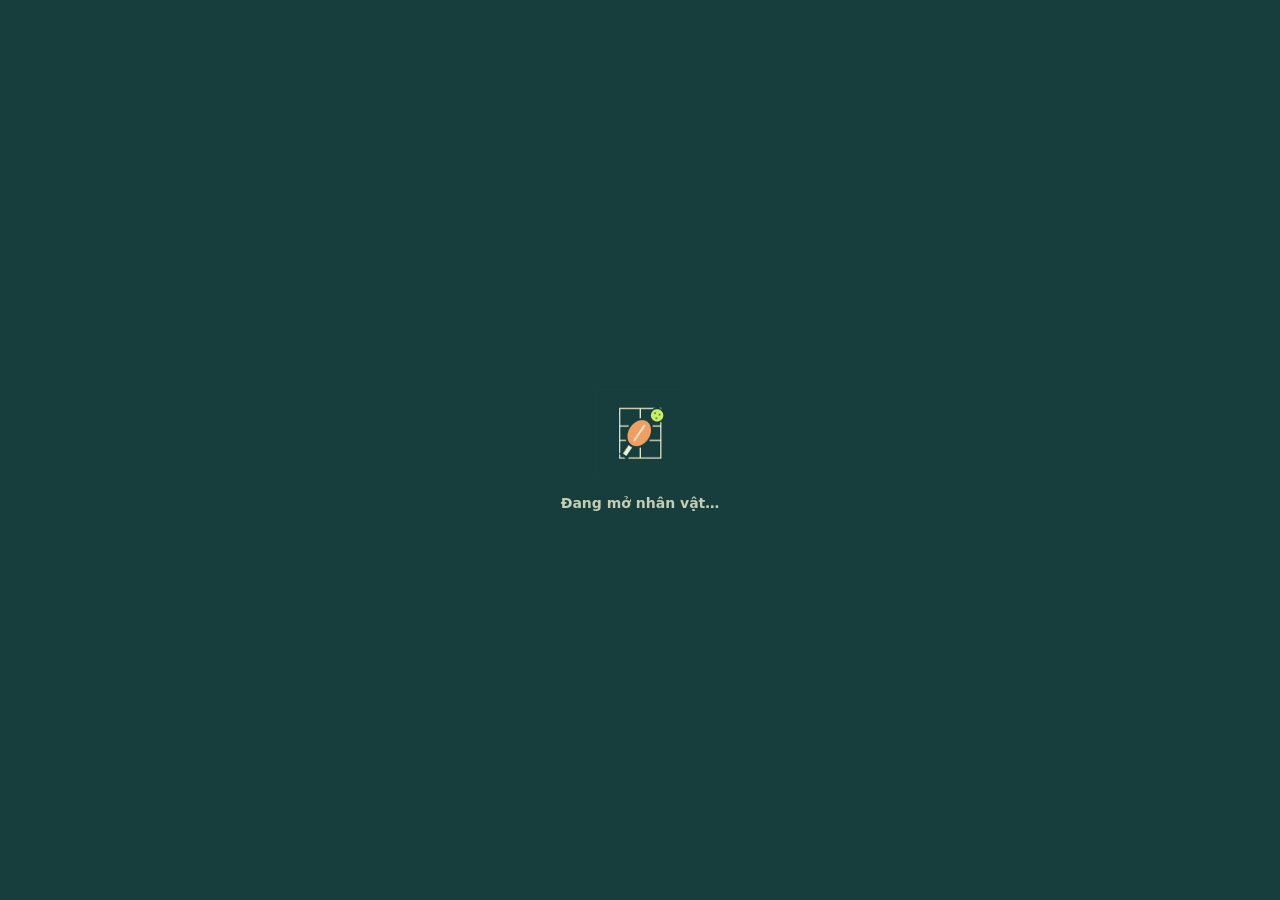
<file: index.html>
<!doctype html>
<html lang="vi">
<head><meta charset="UTF-8"><meta name="viewport" content="width=device-width,initial-scale=1,viewport-fit=cover"><meta name="theme-color" content="#173e3d"><meta name="description" content="Pickleball Club"><meta name="apple-mobile-web-app-capable" content="yes"><meta name="apple-mobile-web-app-status-bar-style" content="black-translucent"><meta name="apple-mobile-web-app-title" content="Pickle! Club"><link rel="manifest" href="./manifest.webmanifest"><link rel="icon" type="image/png" href="./app/icon-192.png"><link rel="apple-touch-icon" href="./app/apple-touch-icon.png"><title>Pickleball Club</title>
<style>.boot-screen{z-index:50;color:#eff0d4;background:#173e3d;flex-direction:column;justify-content:center;align-items:center;gap:18px;font:600 14px system-ui,sans-serif;display:flex;position:fixed;inset:0}.boot-screen img{width:88px;height:88px}.boot-screen [role=status]{opacity:.8}.boot-retry{color:#173e3d;font:inherit;background:#eff0d4;border:0;border-radius:12px;padding:12px 20px}.boot-screen[hidden],.boot-retry[hidden]{display:none}</style>  <script type="module" crossorigin src="./assets/game-7CKMpHLE.js"></script>
  <link rel="modulepreload" crossorigin href="./assets/preload-helper-Bv5dn2FP.js">
</head>
<body data-view="phone">
  <header class="preview-bar"><strong>Pickleball Club</strong><div class="view-switch"><button data-view="phone" data-label="Khung điện thoại" aria-label="Khung điện thoại" title="Khung điện thoại" aria-pressed="true"></button><button data-view="full" data-label="Mở rộng" aria-label="Mở rộng" title="Mở rộng" aria-pressed="false"></button></div></header>
  <main class="stage"><div class="device"><div id="game" class="game" data-screen="home" data-guide="false" data-dragging="false"><canvas id="court" tabindex="0" data-label="Sân pickleball 3D — vuốt để đánh, chạm bóng để block, chạm sân để di chuyển" aria-label="Sân pickleball 3D — vuốt để đánh, chạm bóng để block, chạm sân để di chuyển"></canvas><div class="hud"></div><div class="sheet-layer"></div><div class="toast" role="status"></div><div class="error" hidden><b data-copy="Chưa mở được sân 3D">Chưa mở được sân 3D</b><p data-copy="Thử tải lại trang để vào sân.">Thử tải lại trang để vào sân.</p><button data-copy="Tải lại" onclick="location.reload()">Tải lại</button></div></div></div></main>
  <div class="boot-screen"><img src="./app/icon-192.png" width="88" height="88" alt="Pickle! Club"><span role="status">Mở sân… / Loading…</span><button class="boot-retry" hidden onclick="location.reload()">Tải lại / Retry</button></div>
</body></html>
</file>
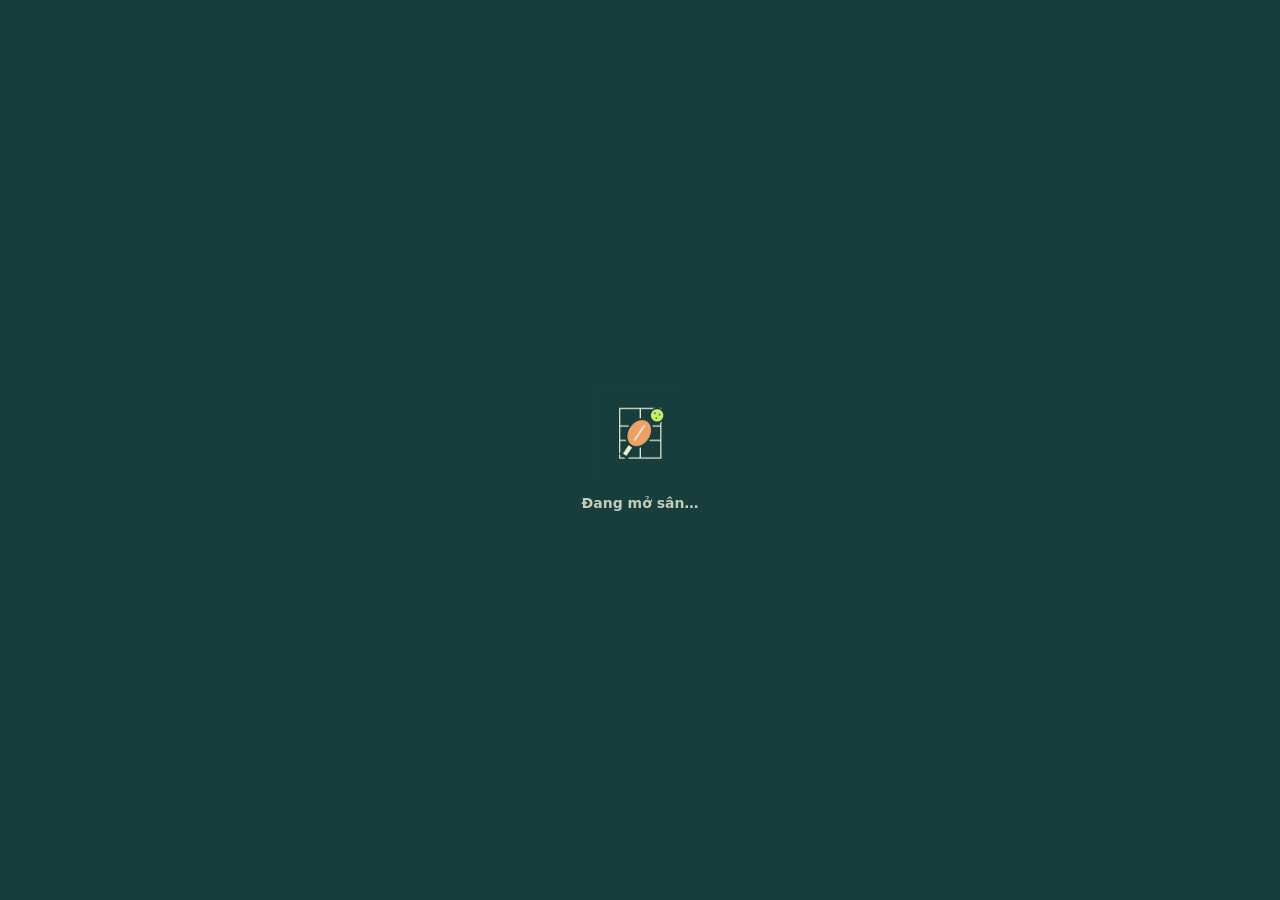
<file: thu-chuyen-dong/index.html>
<!doctype html>
<html lang="vi">
<head><meta charset="UTF-8"><meta name="viewport" content="width=device-width,initial-scale=1,viewport-fit=cover"><meta name="theme-color" content="#173e3d"><meta name="description" content="Pickleball Club"><meta name="apple-mobile-web-app-capable" content="yes"><meta name="apple-mobile-web-app-status-bar-style" content="black-translucent"><meta name="apple-mobile-web-app-title" content="Pickle! Club"><link rel="manifest" href="./manifest.webmanifest"><link rel="icon" type="image/png" href="./app/icon-192.png"><link rel="apple-touch-icon" href="./app/apple-touch-icon.png"><title>Pickleball Club</title>
<style>.boot-screen{z-index:50;color:#eff0d4;background:#173e3d;flex-direction:column;justify-content:center;align-items:center;gap:18px;font:600 14px system-ui,sans-serif;display:flex;position:fixed;inset:0}.boot-screen img{width:88px;height:88px}.boot-screen [role=status]{opacity:.8}.boot-retry{color:#173e3d;font:inherit;background:#eff0d4;border:0;border-radius:12px;padding:12px 20px}.boot-screen[hidden],.boot-retry[hidden]{display:none}</style>  <script type="module" crossorigin src="./assets/game-DpfaoxGx.js"></script>
  <link rel="modulepreload" crossorigin href="./assets/preload-helper-Bv5dn2FP.js">
</head>
<body data-view="phone">
  <header class="preview-bar"><strong>Pickleball Club</strong><div class="view-switch"><button data-view="phone" data-label="Khung điện thoại" aria-label="Khung điện thoại" title="Khung điện thoại" aria-pressed="true"></button><button data-view="full" data-label="Mở rộng" aria-label="Mở rộng" title="Mở rộng" aria-pressed="false"></button></div></header>
  <main class="stage"><div class="device"><div id="game" class="game" data-screen="home" data-guide="false" data-dragging="false"><canvas id="court" tabindex="0" data-label="Sân pickleball 3D — vuốt để đánh, chạm bóng để block, chạm sân để di chuyển" aria-label="Sân pickleball 3D — vuốt để đánh, chạm bóng để block, chạm sân để di chuyển"></canvas><div class="hud"></div><div class="sheet-layer"></div><div class="toast" role="status"></div><div class="error" hidden><b data-copy="Chưa mở được sân 3D">Chưa mở được sân 3D</b><p data-copy="Thử tải lại trang để vào sân.">Thử tải lại trang để vào sân.</p><button data-copy="Tải lại" onclick="location.reload()">Tải lại</button></div></div></div></main>
  <div class="boot-screen"><img src="./app/icon-192.png" width="88" height="88" alt="Pickle! Club"><span role="status">Mở sân… / Loading…</span><button class="boot-retry" hidden onclick="location.reload()">Tải lại / Retry</button></div>
</body></html>
</file>
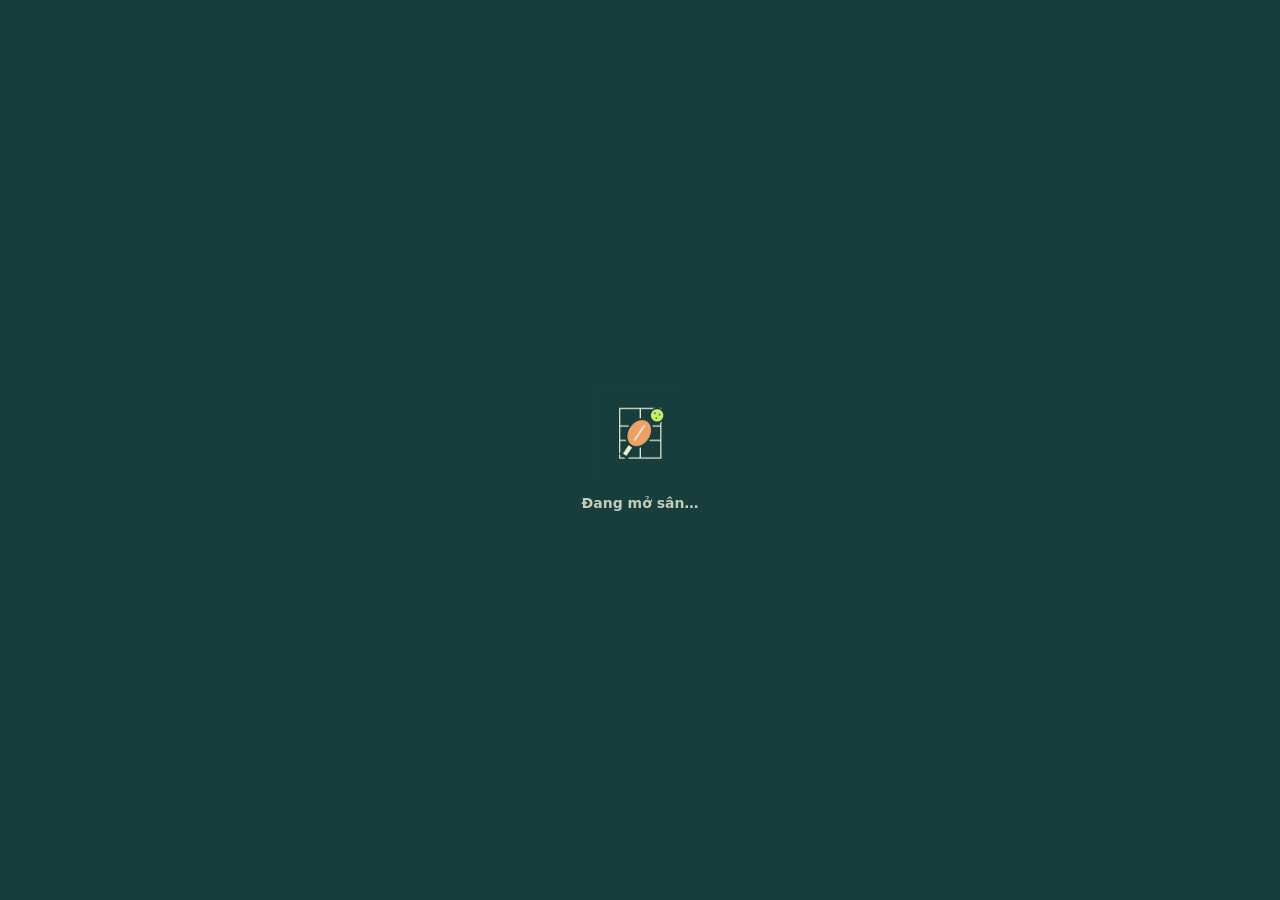
<file: thu-chuyen-dong/v0-42/index.html>
<!doctype html>
<html lang="vi">
<head><meta charset="UTF-8"><meta name="viewport" content="width=device-width,initial-scale=1,viewport-fit=cover"><meta name="theme-color" content="#173e3d"><meta name="description" content="Pickleball Club"><meta name="apple-mobile-web-app-capable" content="yes"><meta name="apple-mobile-web-app-status-bar-style" content="black-translucent"><meta name="apple-mobile-web-app-title" content="Pickle! Club"><link rel="manifest" href="./manifest.webmanifest"><link rel="icon" type="image/png" href="./app/icon-192.png"><link rel="apple-touch-icon" href="./app/apple-touch-icon.png"><title>Pickleball Club</title>
<style>.boot-screen{z-index:50;color:#eff0d4;background:#173e3d;flex-direction:column;justify-content:center;align-items:center;gap:18px;font:600 14px system-ui,sans-serif;display:flex;position:fixed;inset:0}.boot-screen img{width:88px;height:88px}.boot-screen [role=status]{opacity:.8}.boot-retry{color:#173e3d;font:inherit;background:#eff0d4;border:0;border-radius:12px;padding:12px 20px}.boot-screen[hidden],.boot-retry[hidden]{display:none}</style>  <script type="module" crossorigin src="./assets/game-BMfzc_8y.js"></script>
  <link rel="modulepreload" crossorigin href="./assets/modulepreload-polyfill-P2Xu9kJm.js">
  <link rel="modulepreload" crossorigin href="./assets/preload-helper-Bv5dn2FP.js">
</head>
<body data-view="phone">
  <header class="preview-bar"><strong>Pickleball Club</strong><div class="view-switch"><button data-view="phone" data-label="Khung điện thoại" aria-label="Khung điện thoại" title="Khung điện thoại" aria-pressed="true"></button><button data-view="full" data-label="Mở rộng" aria-label="Mở rộng" title="Mở rộng" aria-pressed="false"></button></div></header>
  <main class="stage"><div class="device"><div id="game" class="game" data-screen="home" data-guide="false" data-dragging="false"><canvas id="court" tabindex="0" data-label="Sân pickleball 3D — vuốt để đánh, chạm bóng để block, chạm sân để di chuyển" aria-label="Sân pickleball 3D — vuốt để đánh, chạm bóng để block, chạm sân để di chuyển"></canvas><div class="hud"></div><div class="sheet-layer"></div><div class="toast" role="status"></div><div class="error" hidden><b data-copy="Chưa mở được sân 3D">Chưa mở được sân 3D</b><p data-copy="Thử tải lại trang để vào sân.">Thử tải lại trang để vào sân.</p><button data-copy="Tải lại" onclick="location.reload()">Tải lại</button></div></div></div></main>
  <div class="boot-screen"><img src="./app/icon-192.png" width="88" height="88" alt="Pickle! Club"><span role="status">Mở sân… / Loading…</span><button class="boot-retry" hidden onclick="location.reload()">Tải lại / Retry</button></div>
</body></html>
</file>
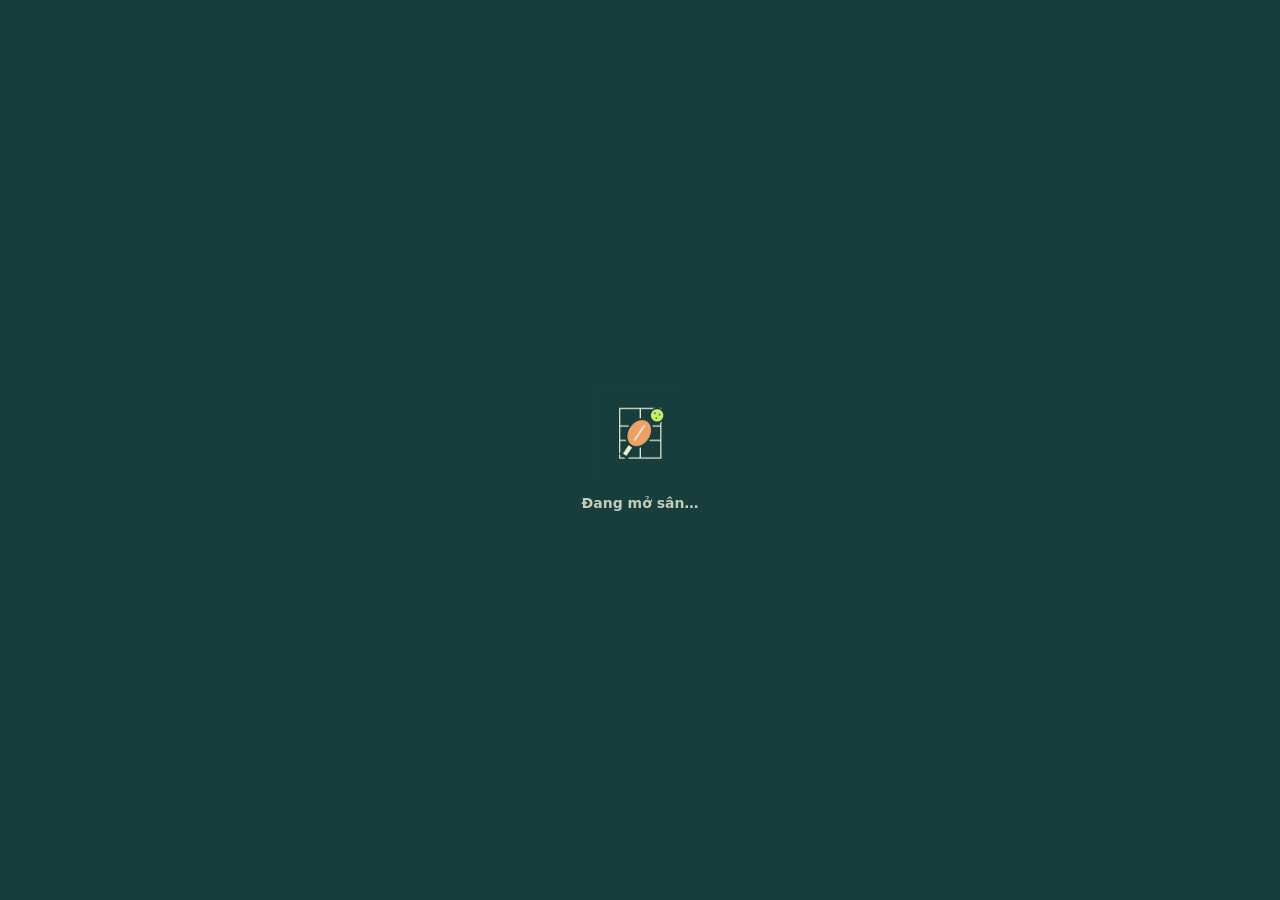
<file: thu-chuyen-dong/v0-43/index.html>
<!doctype html>
<html lang="vi">
<head><meta charset="UTF-8"><meta name="viewport" content="width=device-width,initial-scale=1,viewport-fit=cover"><meta name="theme-color" content="#173e3d"><meta name="description" content="Pickleball Club"><meta name="apple-mobile-web-app-capable" content="yes"><meta name="apple-mobile-web-app-status-bar-style" content="black-translucent"><meta name="apple-mobile-web-app-title" content="Pickle! Club"><link rel="manifest" href="./manifest.webmanifest"><link rel="icon" type="image/png" href="./app/icon-192.png"><link rel="apple-touch-icon" href="./app/apple-touch-icon.png"><title>Pickleball Club</title>
<style>.boot-screen{z-index:50;color:#eff0d4;background:#173e3d;flex-direction:column;justify-content:center;align-items:center;gap:18px;font:600 14px system-ui,sans-serif;display:flex;position:fixed;inset:0}.boot-screen img{width:88px;height:88px}.boot-screen [role=status]{opacity:.8}.boot-retry{color:#173e3d;font:inherit;background:#eff0d4;border:0;border-radius:12px;padding:12px 20px}.boot-screen[hidden],.boot-retry[hidden]{display:none}</style>  <script type="module" crossorigin src="./assets/game-BrlVV6a1.js"></script>
  <link rel="modulepreload" crossorigin href="./assets/modulepreload-polyfill-P2Xu9kJm.js">
  <link rel="modulepreload" crossorigin href="./assets/preload-helper-Bv5dn2FP.js">
</head>
<body data-view="phone">
  <header class="preview-bar"><strong>Pickleball Club</strong><div class="view-switch"><button data-view="phone" data-label="Khung điện thoại" aria-label="Khung điện thoại" title="Khung điện thoại" aria-pressed="true"></button><button data-view="full" data-label="Mở rộng" aria-label="Mở rộng" title="Mở rộng" aria-pressed="false"></button></div></header>
  <main class="stage"><div class="device"><div id="game" class="game" data-screen="home" data-guide="false" data-dragging="false"><canvas id="court" tabindex="0" data-label="Sân pickleball 3D — vuốt để đánh, chạm bóng để block, chạm sân để di chuyển" aria-label="Sân pickleball 3D — vuốt để đánh, chạm bóng để block, chạm sân để di chuyển"></canvas><div class="hud"></div><div class="sheet-layer"></div><div class="toast" role="status"></div><div class="error" hidden><b data-copy="Chưa mở được sân 3D">Chưa mở được sân 3D</b><p data-copy="Thử tải lại trang để vào sân.">Thử tải lại trang để vào sân.</p><button data-copy="Tải lại" onclick="location.reload()">Tải lại</button></div></div></div></main>
  <div class="boot-screen"><img src="./app/icon-192.png" width="88" height="88" alt="Pickle! Club"><span role="status">Mở sân… / Loading…</span><button class="boot-retry" hidden onclick="location.reload()">Tải lại / Retry</button></div>
</body></html>
</file>
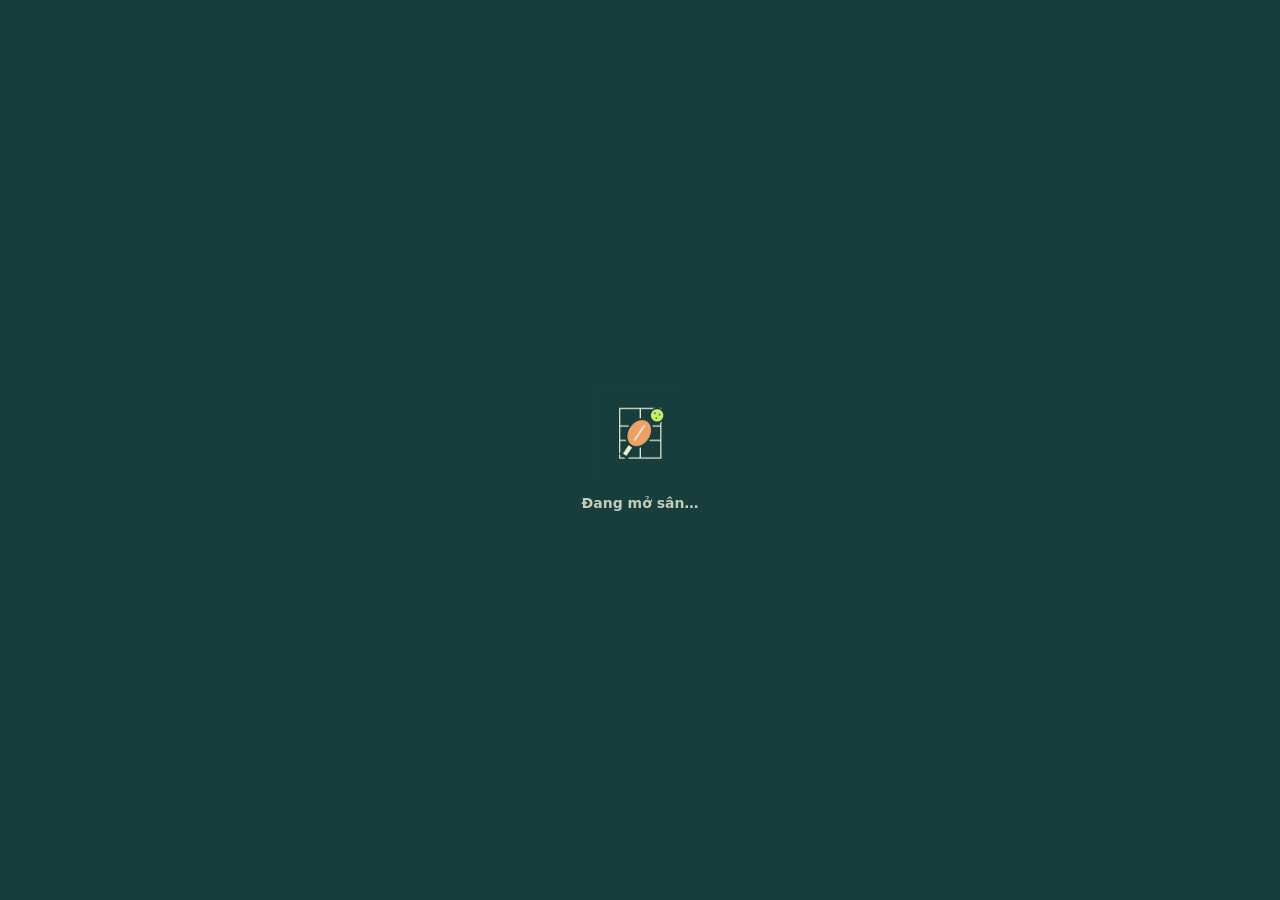
<file: thu-chuyen-dong/v0-44/index.html>
<!doctype html>
<html lang="vi">
<head><meta charset="UTF-8"><meta name="viewport" content="width=device-width,initial-scale=1,viewport-fit=cover"><meta name="theme-color" content="#173e3d"><meta name="description" content="Pickleball Club"><meta name="apple-mobile-web-app-capable" content="yes"><meta name="apple-mobile-web-app-status-bar-style" content="black-translucent"><meta name="apple-mobile-web-app-title" content="Pickle! Club"><link rel="manifest" href="./manifest.webmanifest"><link rel="icon" type="image/png" href="./app/icon-192.png"><link rel="apple-touch-icon" href="./app/apple-touch-icon.png"><title>Pickleball Club</title>
<style>.boot-screen{z-index:50;color:#eff0d4;background:#173e3d;flex-direction:column;justify-content:center;align-items:center;gap:18px;font:600 14px system-ui,sans-serif;display:flex;position:fixed;inset:0}.boot-screen img{width:88px;height:88px}.boot-screen [role=status]{opacity:.8}.boot-retry{color:#173e3d;font:inherit;background:#eff0d4;border:0;border-radius:12px;padding:12px 20px}.boot-screen[hidden],.boot-retry[hidden]{display:none}</style>  <script type="module" crossorigin src="./assets/game-CN1WC_Ls.js"></script>
  <link rel="modulepreload" crossorigin href="./assets/modulepreload-polyfill-P2Xu9kJm.js">
  <link rel="modulepreload" crossorigin href="./assets/preload-helper-Bv5dn2FP.js">
</head>
<body data-view="phone">
  <header class="preview-bar"><strong>Pickleball Club</strong><div class="view-switch"><button data-view="phone" data-label="Khung điện thoại" aria-label="Khung điện thoại" title="Khung điện thoại" aria-pressed="true"></button><button data-view="full" data-label="Mở rộng" aria-label="Mở rộng" title="Mở rộng" aria-pressed="false"></button></div></header>
  <main class="stage"><div class="device"><div id="game" class="game" data-screen="home" data-guide="false" data-dragging="false"><canvas id="court" tabindex="0" data-label="Sân pickleball 3D — vuốt để đánh, chạm bóng để block, chạm sân để di chuyển" aria-label="Sân pickleball 3D — vuốt để đánh, chạm bóng để block, chạm sân để di chuyển"></canvas><div class="hud"></div><div class="sheet-layer"></div><div class="toast" role="status"></div><div class="error" hidden><b data-copy="Chưa mở được sân 3D">Chưa mở được sân 3D</b><p data-copy="Thử tải lại trang để vào sân.">Thử tải lại trang để vào sân.</p><button data-copy="Tải lại" onclick="location.reload()">Tải lại</button></div></div></div></main>
  <div class="boot-screen"><img src="./app/icon-192.png" width="88" height="88" alt="Pickle! Club"><span role="status">Mở sân… / Loading…</span><button class="boot-retry" hidden onclick="location.reload()">Tải lại / Retry</button></div>
</body></html>
</file>
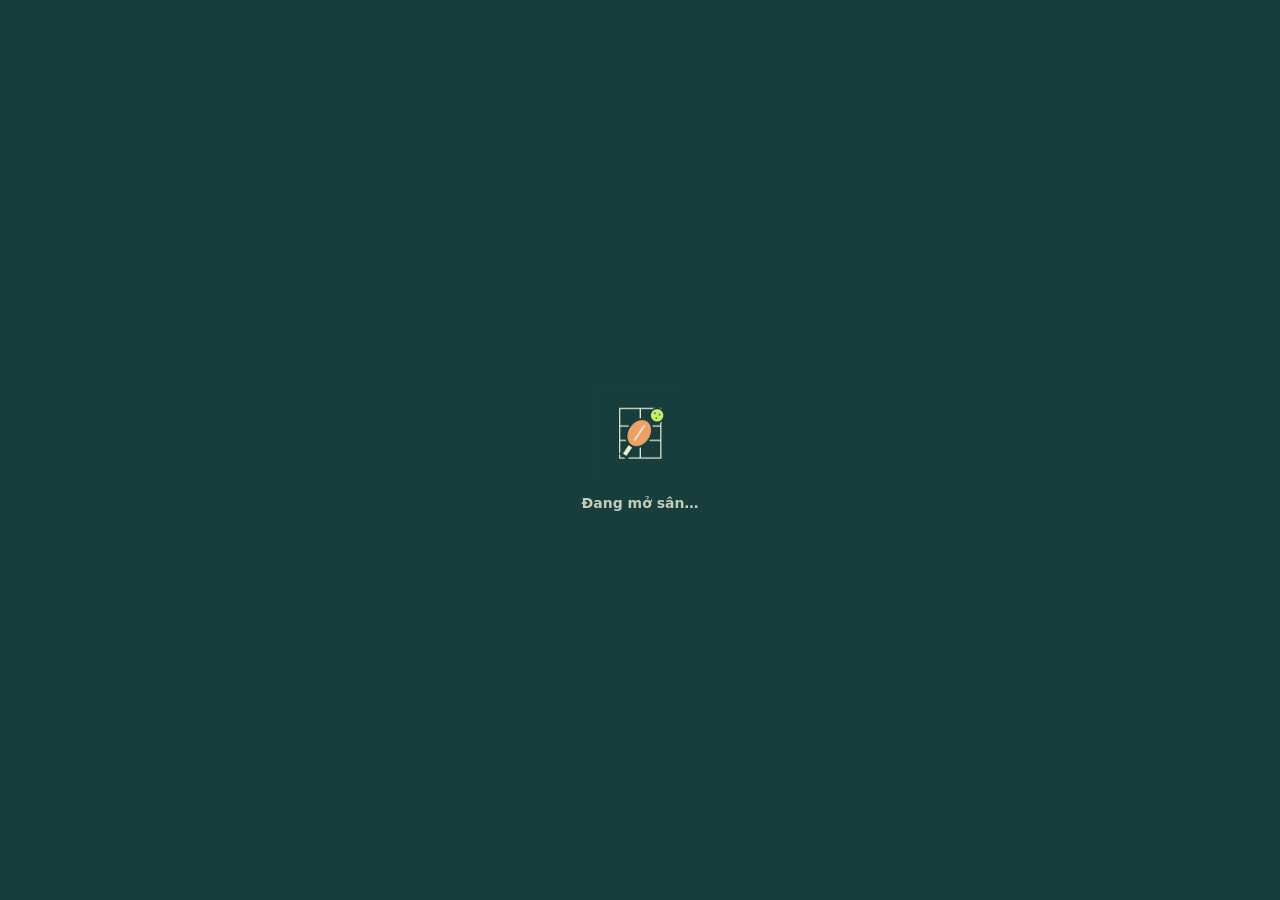
<file: thu-chuyen-dong/v0-45/index.html>
<!doctype html>
<html lang="vi">
<head><meta charset="UTF-8"><meta name="viewport" content="width=device-width,initial-scale=1,viewport-fit=cover"><meta name="theme-color" content="#173e3d"><meta name="description" content="Pickleball Club"><meta name="apple-mobile-web-app-capable" content="yes"><meta name="apple-mobile-web-app-status-bar-style" content="black-translucent"><meta name="apple-mobile-web-app-title" content="Pickle! Club"><link rel="manifest" href="./manifest.webmanifest"><link rel="icon" type="image/png" href="./app/icon-192.png"><link rel="apple-touch-icon" href="./app/apple-touch-icon.png"><title>Pickleball Club</title>
<style>.boot-screen{z-index:50;color:#eff0d4;background:#173e3d;flex-direction:column;justify-content:center;align-items:center;gap:18px;font:600 14px system-ui,sans-serif;display:flex;position:fixed;inset:0}.boot-screen img{width:88px;height:88px}.boot-screen [role=status]{opacity:.8}.boot-retry{color:#173e3d;font:inherit;background:#eff0d4;border:0;border-radius:12px;padding:12px 20px}.boot-screen[hidden],.boot-retry[hidden]{display:none}</style>  <script type="module" crossorigin src="./assets/game-CUT-EAFE.js"></script>
  <link rel="modulepreload" crossorigin href="./assets/modulepreload-polyfill-P2Xu9kJm.js">
  <link rel="modulepreload" crossorigin href="./assets/preload-helper-Bv5dn2FP.js">
</head>
<body data-view="phone">
  <header class="preview-bar"><strong>Pickleball Club</strong><div class="view-switch"><button data-view="phone" data-label="Khung điện thoại" aria-label="Khung điện thoại" title="Khung điện thoại" aria-pressed="true"></button><button data-view="full" data-label="Mở rộng" aria-label="Mở rộng" title="Mở rộng" aria-pressed="false"></button></div></header>
  <main class="stage"><div class="device"><div id="game" class="game" data-screen="home" data-guide="false" data-dragging="false"><canvas id="court" tabindex="0" data-label="Sân pickleball 3D — vuốt để đánh, chạm bóng để block, chạm sân để di chuyển" aria-label="Sân pickleball 3D — vuốt để đánh, chạm bóng để block, chạm sân để di chuyển"></canvas><div class="hud"></div><div class="sheet-layer"></div><div class="toast" role="status"></div><div class="error" hidden><b data-copy="Chưa mở được sân 3D">Chưa mở được sân 3D</b><p data-copy="Thử tải lại trang để vào sân.">Thử tải lại trang để vào sân.</p><button data-copy="Tải lại" onclick="location.reload()">Tải lại</button></div></div></div></main>
  <div class="boot-screen"><img src="./app/icon-192.png" width="88" height="88" alt="Pickle! Club"><span role="status">Mở sân… / Loading…</span><button class="boot-retry" hidden onclick="location.reload()">Tải lại / Retry</button></div>
</body></html>
</file>
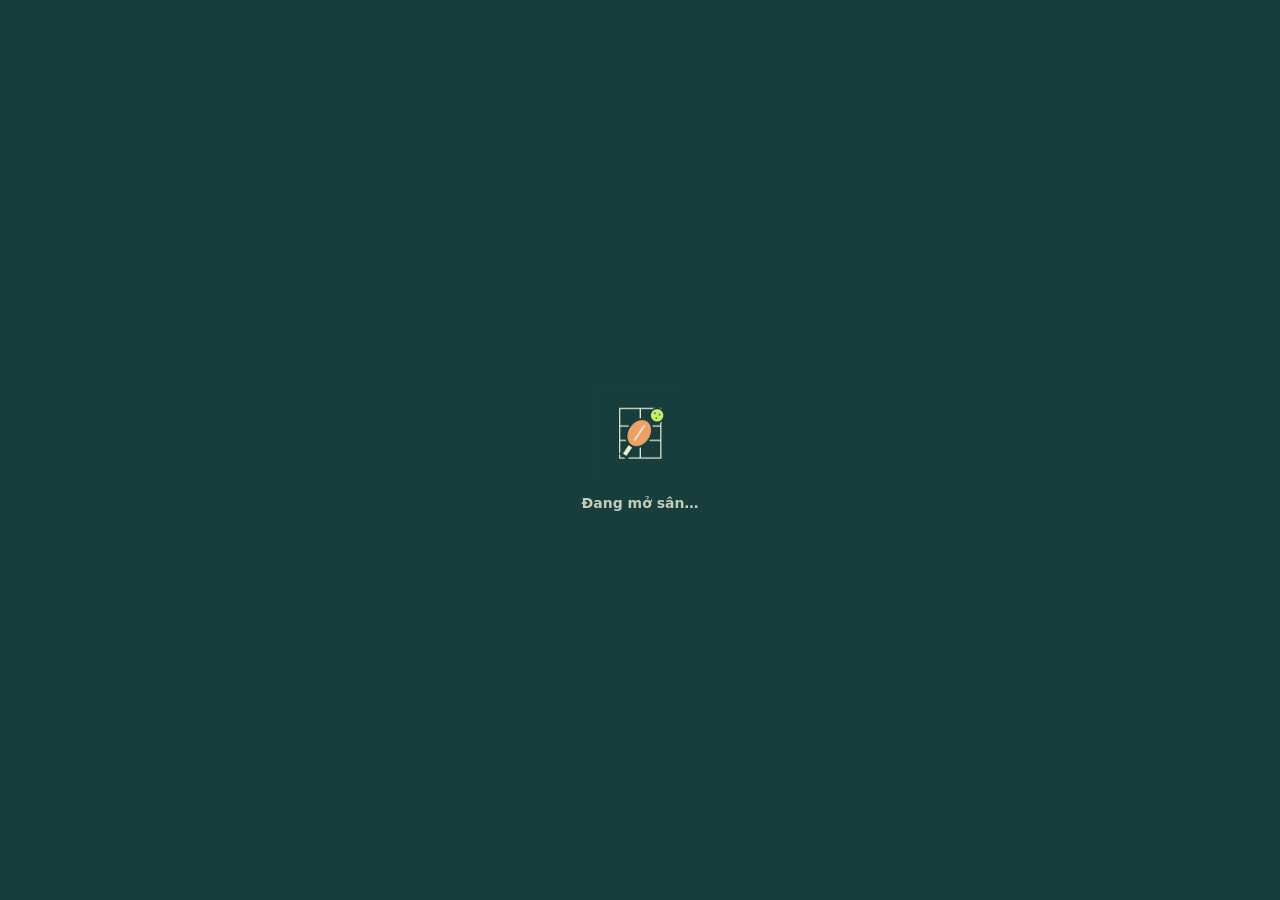
<file: thu-chuyen-dong/v0-46/index.html>
<!doctype html>
<html lang="vi">
<head><meta charset="UTF-8"><meta name="viewport" content="width=device-width,initial-scale=1,viewport-fit=cover"><meta name="theme-color" content="#173e3d"><meta name="description" content="Pickleball Club"><meta name="apple-mobile-web-app-capable" content="yes"><meta name="apple-mobile-web-app-status-bar-style" content="black-translucent"><meta name="apple-mobile-web-app-title" content="Pickle! Club"><link rel="manifest" href="./manifest.webmanifest"><link rel="icon" type="image/png" href="./app/icon-192.png"><link rel="apple-touch-icon" href="./app/apple-touch-icon.png"><title>Pickleball Club</title>
<style>.boot-screen{z-index:50;color:#eff0d4;background:#173e3d;flex-direction:column;justify-content:center;align-items:center;gap:18px;font:600 14px system-ui,sans-serif;display:flex;position:fixed;inset:0}.boot-screen img{width:88px;height:88px}.boot-screen [role=status]{opacity:.8}.boot-retry{color:#173e3d;font:inherit;background:#eff0d4;border:0;border-radius:12px;padding:12px 20px}.boot-screen[hidden],.boot-retry[hidden]{display:none}</style>  <script type="module" crossorigin src="./assets/game-Bc5wVWkW.js"></script>
  <link rel="modulepreload" crossorigin href="./assets/modulepreload-polyfill-P2Xu9kJm.js">
  <link rel="modulepreload" crossorigin href="./assets/preload-helper-Bv5dn2FP.js">
</head>
<body data-view="phone">
  <header class="preview-bar"><strong>Pickleball Club</strong><div class="view-switch"><button data-view="phone" data-label="Khung điện thoại" aria-label="Khung điện thoại" title="Khung điện thoại" aria-pressed="true"></button><button data-view="full" data-label="Mở rộng" aria-label="Mở rộng" title="Mở rộng" aria-pressed="false"></button></div></header>
  <main class="stage"><div class="device"><div id="game" class="game" data-screen="home" data-guide="false" data-dragging="false"><canvas id="court" tabindex="0" data-label="Sân pickleball 3D — vuốt để đánh, chạm bóng để block, chạm sân để di chuyển" aria-label="Sân pickleball 3D — vuốt để đánh, chạm bóng để block, chạm sân để di chuyển"></canvas><div class="hud"></div><div class="sheet-layer"></div><div class="toast" role="status"></div><div class="error" hidden><b data-copy="Chưa mở được sân 3D">Chưa mở được sân 3D</b><p data-copy="Thử tải lại trang để vào sân.">Thử tải lại trang để vào sân.</p><button data-copy="Tải lại" onclick="location.reload()">Tải lại</button></div></div></div></main>
  <div class="boot-screen"><img src="./app/icon-192.png" width="88" height="88" alt="Pickle! Club"><span role="status">Mở sân… / Loading…</span><button class="boot-retry" hidden onclick="location.reload()">Tải lại / Retry</button></div>
</body></html>
</file>
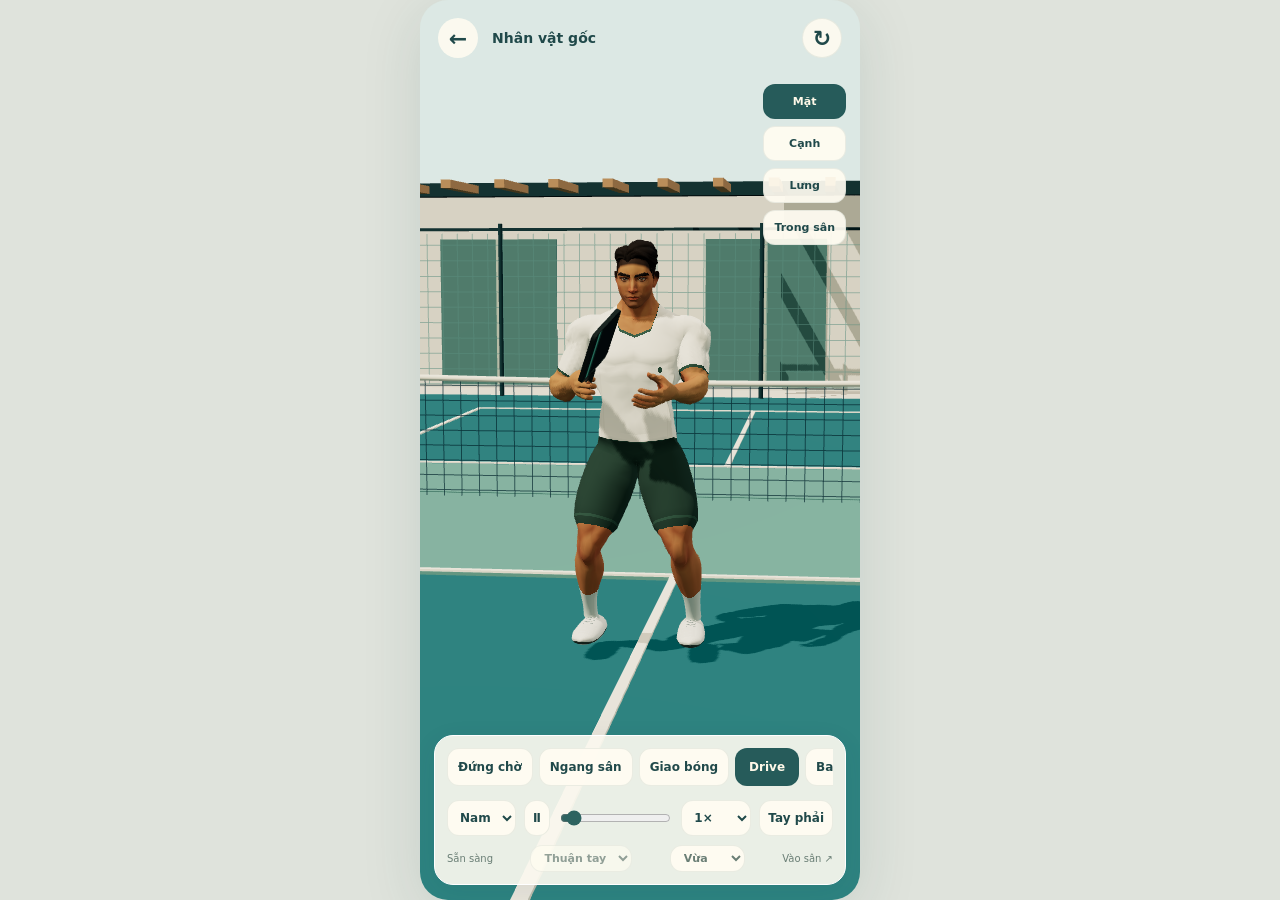
<file: thu-chuyen-dong/v0-42/review.html>
<!doctype html><html lang="vi"><head><meta charset="UTF-8"><meta name="viewport" content="width=device-width,initial-scale=1,viewport-fit=cover"><title>Nhân vật gốc · A5</title>  <script type="module" crossorigin src="./assets/review-Cm1wueKP.js"></script>
  <link rel="modulepreload" crossorigin href="./assets/modulepreload-polyfill-P2Xu9kJm.js">
  <link rel="modulepreload" crossorigin href="./assets/cameras-Uu1SE8NK.js">
  <link rel="stylesheet" crossorigin href="./assets/review-DobfGqas.css">
</head>
<body><main id="studio"><canvas aria-label="Nhân vật gốc 3D có chuyển động"></canvas>
<header><a href="./" aria-label="Về bản chơi">←</a><span>Nhân vật gốc </span><button id="turn" aria-label="Xoay Nhân vật gốc">↻</button></header>
<div class="loading" id="loading">Đang mở Nhân vật gốc…</div>
<aside><button data-camera="front" aria-pressed="true">Mặt</button><button data-camera="side" aria-pressed="false">Cạnh</button><button data-camera="back" aria-pressed="false">Lưng</button><button data-camera="court" aria-pressed="false">Trong sân</button></aside>
<footer><div class="motions" role="group" aria-label="Động tác"></div>
<div class="transport"><select id="model" aria-label="Nhân vật"><option value="male">Nam</option><option value="female">Nữ</option></select><button id="pause" aria-label="Dừng chuyển động">Ⅱ</button><input id="timeline" type="range" min="0" max="4.8" step="0.008333333" value="0" aria-label="Thời điểm"><select id="rate" aria-label="Tốc độ"><option value="1">1×</option><option value=".5">0.5×</option><option value="2">2×</option></select><button id="hand" aria-pressed="false">Tay phải</button></div>
<div class="caption"><span id="phase">Đứng chờ</span><select id="wing" aria-label="Phía bóng"><option value="forehand">Thuận tay</option><option value="backhand">Trái tay</option></select><select id="power" aria-label="Lực đánh"><option value=".3">Nhẹ</option><option value=".78" selected>Vừa</option><option value=".95">Mạnh</option></select><a href="./">Vào sân ↗</a></div></footer></main></body></html>
</file>
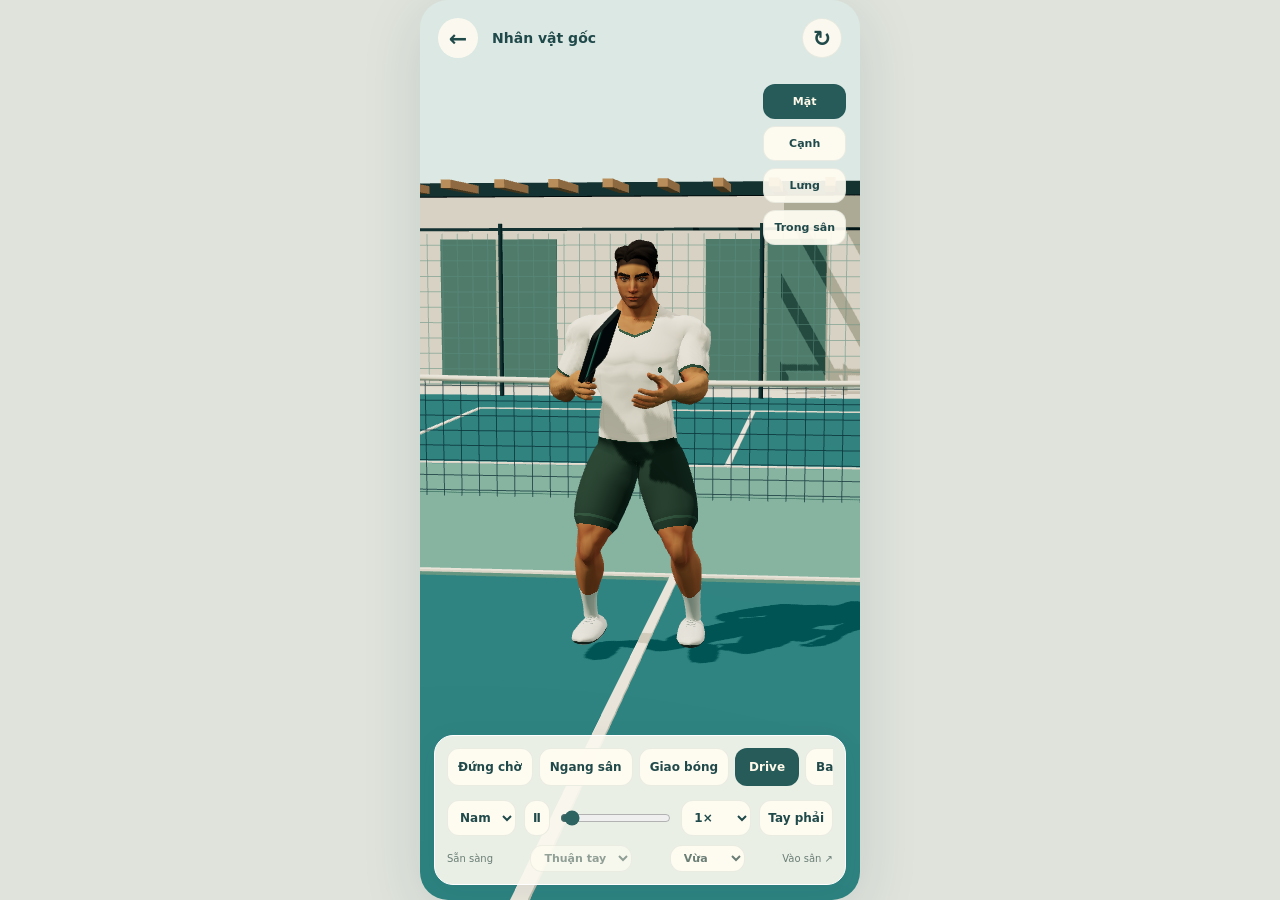
<file: thu-chuyen-dong/v0-43/review.html>
<!doctype html><html lang="vi"><head><meta charset="UTF-8"><meta name="viewport" content="width=device-width,initial-scale=1,viewport-fit=cover"><title>Nhân vật gốc · A5</title>  <script type="module" crossorigin src="./assets/review-BWj4EhiE.js"></script>
  <link rel="modulepreload" crossorigin href="./assets/modulepreload-polyfill-P2Xu9kJm.js">
  <link rel="modulepreload" crossorigin href="./assets/power-wake-BRPgOX6L.js">
  <link rel="stylesheet" crossorigin href="./assets/review-DobfGqas.css">
</head>
<body><main id="studio"><canvas aria-label="Nhân vật gốc 3D có chuyển động"></canvas>
<header><a href="./" aria-label="Về bản chơi">←</a><span>Nhân vật gốc </span><button id="turn" aria-label="Xoay Nhân vật gốc">↻</button></header>
<div class="loading" id="loading">Đang mở Nhân vật gốc…</div>
<aside><button data-camera="front" aria-pressed="true">Mặt</button><button data-camera="side" aria-pressed="false">Cạnh</button><button data-camera="back" aria-pressed="false">Lưng</button><button data-camera="court" aria-pressed="false">Trong sân</button></aside>
<footer><div class="motions" role="group" aria-label="Động tác"></div>
<div class="transport"><select id="model" aria-label="Nhân vật"><option value="male">Nam</option><option value="female">Nữ</option></select><button id="pause" aria-label="Dừng chuyển động">Ⅱ</button><input id="timeline" type="range" min="0" max="4.8" step="0.008333333" value="0" aria-label="Thời điểm"><select id="rate" aria-label="Tốc độ"><option value="1">1×</option><option value=".5">0.5×</option><option value="2">2×</option></select><button id="hand" aria-pressed="false">Tay phải</button></div>
<div class="caption"><span id="phase">Đứng chờ</span><select id="wing" aria-label="Phía bóng"><option value="forehand">Thuận tay</option><option value="backhand">Trái tay</option></select><select id="power" aria-label="Lực đánh"><option value=".3">Nhẹ</option><option value=".78" selected>Vừa</option><option value=".95">Mạnh</option></select><a href="./">Vào sân ↗</a></div></footer></main></body></html>
</file>
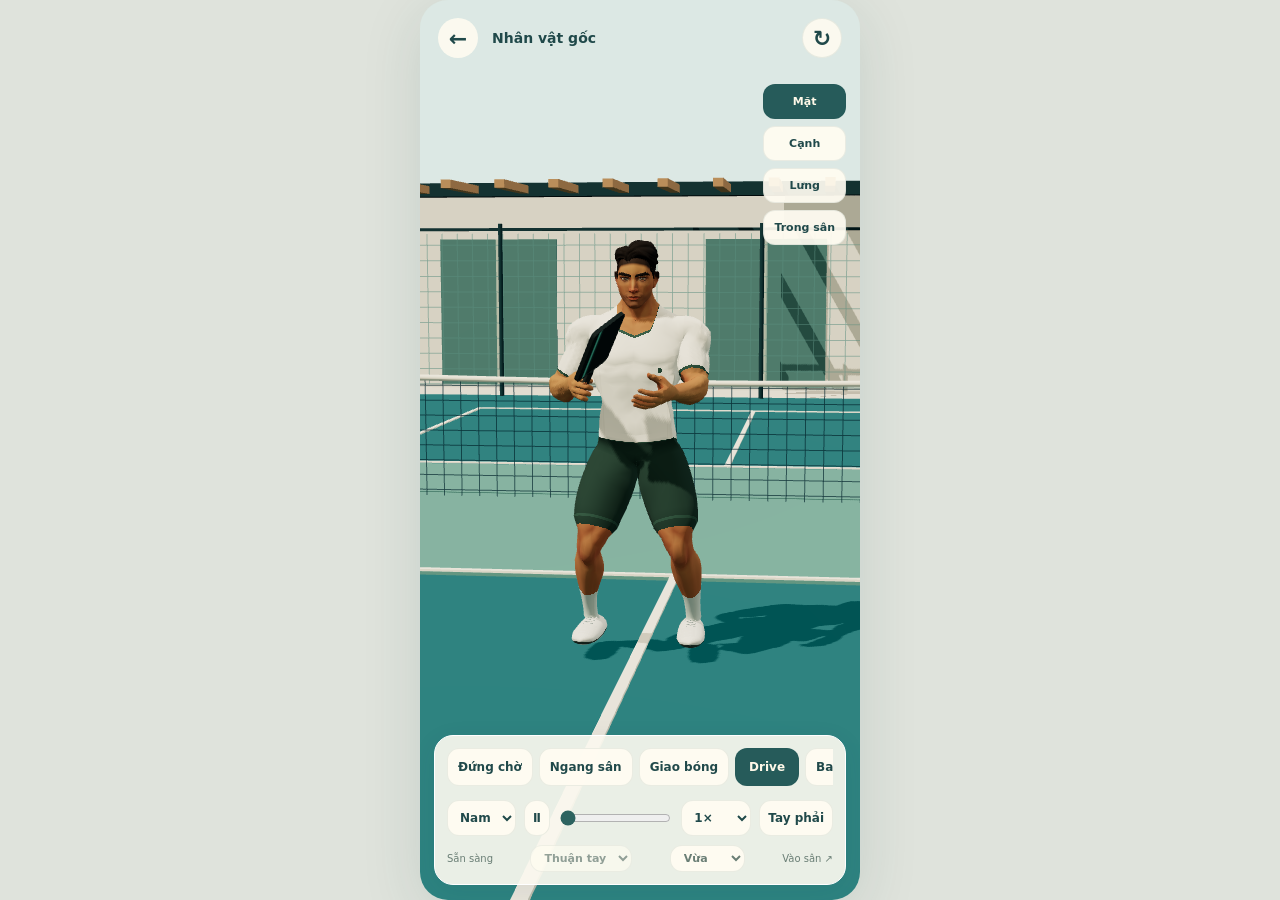
<file: thu-chuyen-dong/v0-44/review.html>
<!doctype html><html lang="vi"><head><meta charset="UTF-8"><meta name="viewport" content="width=device-width,initial-scale=1,viewport-fit=cover"><title>Nhân vật gốc · A5</title>  <script type="module" crossorigin src="./assets/review-2satMvXv.js"></script>
  <link rel="modulepreload" crossorigin href="./assets/modulepreload-polyfill-P2Xu9kJm.js">
  <link rel="modulepreload" crossorigin href="./assets/power-wake-Bl54leAZ.js">
  <link rel="stylesheet" crossorigin href="./assets/review-DobfGqas.css">
</head>
<body><main id="studio"><canvas aria-label="Nhân vật gốc 3D có chuyển động"></canvas>
<header><a href="./" aria-label="Về bản chơi">←</a><span>Nhân vật gốc </span><button id="turn" aria-label="Xoay Nhân vật gốc">↻</button></header>
<div class="loading" id="loading">Đang mở Nhân vật gốc…</div>
<aside><button data-camera="front" aria-pressed="true">Mặt</button><button data-camera="side" aria-pressed="false">Cạnh</button><button data-camera="back" aria-pressed="false">Lưng</button><button data-camera="court" aria-pressed="false">Trong sân</button></aside>
<footer><div class="motions" role="group" aria-label="Động tác"></div>
<div class="transport"><select id="model" aria-label="Nhân vật"><option value="male">Nam</option><option value="female">Nữ</option></select><button id="pause" aria-label="Dừng chuyển động">Ⅱ</button><input id="timeline" type="range" min="0" max="4.8" step="0.008333333" value="0" aria-label="Thời điểm"><select id="rate" aria-label="Tốc độ"><option value="1">1×</option><option value=".5">0.5×</option><option value="2">2×</option></select><button id="hand" aria-pressed="false">Tay phải</button></div>
<div class="caption"><span id="phase">Đứng chờ</span><select id="wing" aria-label="Phía bóng"><option value="forehand">Thuận tay</option><option value="backhand">Trái tay</option></select><select id="power" aria-label="Lực đánh"><option value=".3">Nhẹ</option><option value=".78" selected>Vừa</option><option value=".95">Mạnh</option></select><a href="./">Vào sân ↗</a></div></footer></main></body></html>
</file>
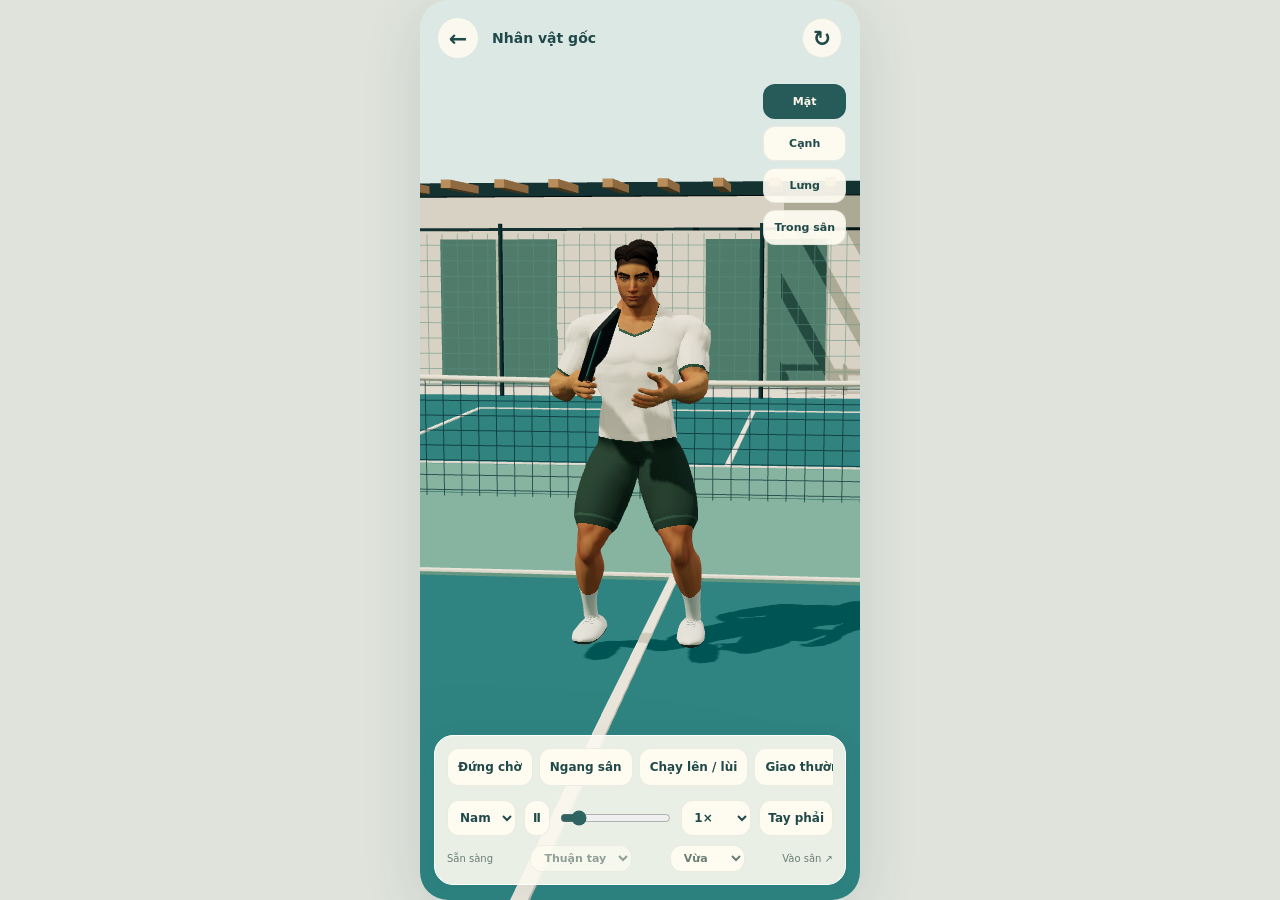
<file: thu-chuyen-dong/v0-45/review.html>
<!doctype html><html lang="vi"><head><meta charset="UTF-8"><meta name="viewport" content="width=device-width,initial-scale=1,viewport-fit=cover"><title>Nhân vật gốc · A5</title>  <script type="module" crossorigin src="./assets/review-CO867vHO.js"></script>
  <link rel="modulepreload" crossorigin href="./assets/modulepreload-polyfill-P2Xu9kJm.js">
  <link rel="modulepreload" crossorigin href="./assets/power-wake-CEkMfRYr.js">
  <link rel="stylesheet" crossorigin href="./assets/review-DobfGqas.css">
</head>
<body><main id="studio"><canvas aria-label="Nhân vật gốc 3D có chuyển động"></canvas>
<header><a href="./" aria-label="Về bản chơi">←</a><span>Nhân vật gốc </span><button id="turn" aria-label="Xoay Nhân vật gốc">↻</button></header>
<div class="loading" id="loading">Đang mở Nhân vật gốc…</div>
<aside><button data-camera="front" aria-pressed="true">Mặt</button><button data-camera="side" aria-pressed="false">Cạnh</button><button data-camera="back" aria-pressed="false">Lưng</button><button data-camera="court" aria-pressed="false">Trong sân</button></aside>
<footer><div class="motions" role="group" aria-label="Động tác"></div>
<div class="transport"><select id="model" aria-label="Nhân vật"><option value="male">Nam</option><option value="female">Nữ</option></select><button id="pause" aria-label="Dừng chuyển động">Ⅱ</button><input id="timeline" type="range" min="0" max="4.8" step="0.008333333" value="0" aria-label="Thời điểm"><select id="rate" aria-label="Tốc độ"><option value="1">1×</option><option value=".5">0.5×</option><option value="2">2×</option></select><button id="hand" aria-pressed="false">Tay phải</button></div>
<div class="caption"><span id="phase">Đứng chờ</span><select id="wing" aria-label="Phía bóng"><option value="forehand">Thuận tay</option><option value="backhand">Trái tay</option></select><select id="power" aria-label="Lực đánh"><option value=".3">Nhẹ</option><option value=".78" selected>Vừa</option><option value=".95">Mạnh</option></select><a href="./">Vào sân ↗</a></div></footer></main></body></html>
</file>
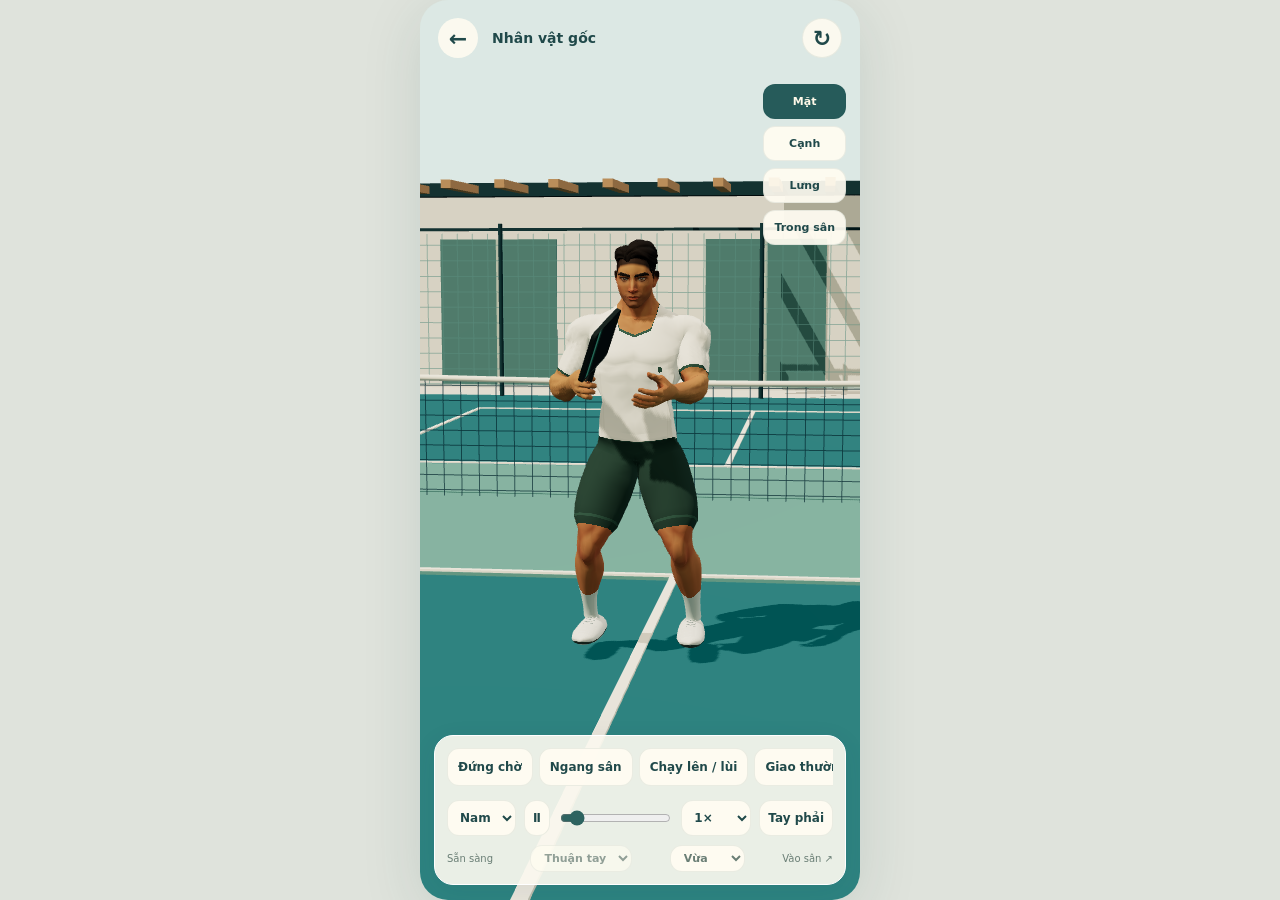
<file: thu-chuyen-dong/v0-46/review.html>
<!doctype html><html lang="vi"><head><meta charset="UTF-8"><meta name="viewport" content="width=device-width,initial-scale=1,viewport-fit=cover"><title>Nhân vật gốc · A5</title>  <script type="module" crossorigin src="./assets/review-DpaNuypz.js"></script>
  <link rel="modulepreload" crossorigin href="./assets/modulepreload-polyfill-P2Xu9kJm.js">
  <link rel="modulepreload" crossorigin href="./assets/power-wake-AGyRPP1K.js">
  <link rel="stylesheet" crossorigin href="./assets/review-DobfGqas.css">
</head>
<body><main id="studio"><canvas aria-label="Nhân vật gốc 3D có chuyển động"></canvas>
<header><a href="./" aria-label="Về bản chơi">←</a><span>Nhân vật gốc </span><button id="turn" aria-label="Xoay Nhân vật gốc">↻</button></header>
<div class="loading" id="loading">Đang mở Nhân vật gốc…</div>
<aside><button data-camera="front" aria-pressed="true">Mặt</button><button data-camera="side" aria-pressed="false">Cạnh</button><button data-camera="back" aria-pressed="false">Lưng</button><button data-camera="court" aria-pressed="false">Trong sân</button></aside>
<footer><div class="motions" role="group" aria-label="Động tác"></div>
<div class="transport"><select id="model" aria-label="Nhân vật"><option value="male">Nam</option><option value="female">Nữ</option></select><button id="pause" aria-label="Dừng chuyển động">Ⅱ</button><input id="timeline" type="range" min="0" max="4.8" step="0.008333333" value="0" aria-label="Thời điểm"><select id="rate" aria-label="Tốc độ"><option value="1">1×</option><option value=".5">0.5×</option><option value="2">2×</option></select><button id="hand" aria-pressed="false">Tay phải</button></div>
<div class="caption"><span id="phase">Đứng chờ</span><select id="wing" aria-label="Phía bóng"><option value="forehand">Thuận tay</option><option value="backhand">Trái tay</option></select><select id="power" aria-label="Lực đánh"><option value=".3">Nhẹ</option><option value=".78" selected>Vừa</option><option value=".95">Mạnh</option></select><a href="./">Vào sân ↗</a></div></footer></main></body></html>
</file>
<file: thu-chuyen-dong/v0-42/assets/review-DobfGqas.css>
*{box-sizing:border-box}html,body{color:#20494a;background:#dfe3dc;width:100%;height:100%;margin:0;font:14px system-ui}body{place-items:center;display:grid}#studio{background:#d9e3da;border-radius:28px;width:min(100vw,440px);height:min(100dvh,920px);position:relative;overflow:hidden;box-shadow:0 14px 60px #234b4420}canvas{touch-action:none;width:100%;height:100%;display:block}header{top:max(18px,env(safe-area-inset-top));pointer-events:none;align-items:center;gap:14px;font-weight:700;display:flex;position:absolute;left:18px;right:18px}header>*{pointer-events:auto}header span{flex:1}header small{opacity:.55;margin-left:4px;font-size:10px}button,a,select{-webkit-tap-highlight-color:transparent}button,select{color:inherit;cursor:pointer;background:#fffcf1ed;border:1px solid #254e4c17;border-radius:12px;padding:11px 13px;font:600 12px system-ui}button[aria-pressed=true]{color:#fff9e9;background:#265b5a}header button,header a{text-align:center;width:40px;height:40px;color:inherit;background:#fffcf1df;border-radius:50%;place-items:center;padding:4px;font-size:22px;text-decoration:none;display:grid}aside{flex-direction:column;gap:7px;display:flex;position:absolute;top:84px;right:14px}aside button{min-width:54px;padding:10px;font-size:11px}footer{left:14px;right:14px;bottom:max(15px,env(safe-area-inset-bottom));background:#faf8eeec;border:1px solid #fff;border-radius:19px;padding:12px;position:absolute;box-shadow:0 6px 26px #163d4212}.motions{grid-template-columns:1fr 1fr 1fr;gap:6px;display:grid}.motions button{padding:11px 5px;font-size:12px}.motions button:last-child{background:#edf0e7;grid-column:1/-1;padding:8px}.motions button:last-child[aria-pressed=true]{background:#265b5a}.transport{align-items:center;gap:8px;margin-top:10px;display:flex}.transport button,.transport select{white-space:nowrap;min-height:36px;padding:8px}.transport input{accent-color:#2d6360;flex:1;min-width:20px}.caption{color:#6a7e75;justify-content:space-between;margin-top:9px;font-size:10px;display:flex}.caption a{color:inherit;text-decoration:none}.loading{z-index:10;background:#dfe3dc;place-items:center;font-size:13px;display:grid;position:absolute;inset:0}.loading[hidden]{display:none}button:focus-visible,a:focus-visible,select:focus-visible{outline-offset:2px;outline:3px solid #d89b62}@media (width<=500px){#studio{height:100dvh;box-shadow:none;border-radius:0}}@media (height<=650px){footer{padding:9px;bottom:7px}.motions button{padding:8px 4px}aside{top:70px}.caption{margin-top:5px}}.motions{scrollbar-width:thin;padding-bottom:4px;display:flex;overflow-x:auto}.motions button{flex:none;min-width:64px;min-height:38px;padding:8px 10px}.motions button:last-child{padding:8px 10px}.caption{align-items:center;gap:8px}.caption select{padding:5px 9px;font-size:11px}
</file>
<file: thu-chuyen-dong/v0-43/assets/review-DobfGqas.css>
*{box-sizing:border-box}html,body{color:#20494a;background:#dfe3dc;width:100%;height:100%;margin:0;font:14px system-ui}body{place-items:center;display:grid}#studio{background:#d9e3da;border-radius:28px;width:min(100vw,440px);height:min(100dvh,920px);position:relative;overflow:hidden;box-shadow:0 14px 60px #234b4420}canvas{touch-action:none;width:100%;height:100%;display:block}header{top:max(18px,env(safe-area-inset-top));pointer-events:none;align-items:center;gap:14px;font-weight:700;display:flex;position:absolute;left:18px;right:18px}header>*{pointer-events:auto}header span{flex:1}header small{opacity:.55;margin-left:4px;font-size:10px}button,a,select{-webkit-tap-highlight-color:transparent}button,select{color:inherit;cursor:pointer;background:#fffcf1ed;border:1px solid #254e4c17;border-radius:12px;padding:11px 13px;font:600 12px system-ui}button[aria-pressed=true]{color:#fff9e9;background:#265b5a}header button,header a{text-align:center;width:40px;height:40px;color:inherit;background:#fffcf1df;border-radius:50%;place-items:center;padding:4px;font-size:22px;text-decoration:none;display:grid}aside{flex-direction:column;gap:7px;display:flex;position:absolute;top:84px;right:14px}aside button{min-width:54px;padding:10px;font-size:11px}footer{left:14px;right:14px;bottom:max(15px,env(safe-area-inset-bottom));background:#faf8eeec;border:1px solid #fff;border-radius:19px;padding:12px;position:absolute;box-shadow:0 6px 26px #163d4212}.motions{grid-template-columns:1fr 1fr 1fr;gap:6px;display:grid}.motions button{padding:11px 5px;font-size:12px}.motions button:last-child{background:#edf0e7;grid-column:1/-1;padding:8px}.motions button:last-child[aria-pressed=true]{background:#265b5a}.transport{align-items:center;gap:8px;margin-top:10px;display:flex}.transport button,.transport select{white-space:nowrap;min-height:36px;padding:8px}.transport input{accent-color:#2d6360;flex:1;min-width:20px}.caption{color:#6a7e75;justify-content:space-between;margin-top:9px;font-size:10px;display:flex}.caption a{color:inherit;text-decoration:none}.loading{z-index:10;background:#dfe3dc;place-items:center;font-size:13px;display:grid;position:absolute;inset:0}.loading[hidden]{display:none}button:focus-visible,a:focus-visible,select:focus-visible{outline-offset:2px;outline:3px solid #d89b62}@media (width<=500px){#studio{height:100dvh;box-shadow:none;border-radius:0}}@media (height<=650px){footer{padding:9px;bottom:7px}.motions button{padding:8px 4px}aside{top:70px}.caption{margin-top:5px}}.motions{scrollbar-width:thin;padding-bottom:4px;display:flex;overflow-x:auto}.motions button{flex:none;min-width:64px;min-height:38px;padding:8px 10px}.motions button:last-child{padding:8px 10px}.caption{align-items:center;gap:8px}.caption select{padding:5px 9px;font-size:11px}
</file>
<file: thu-chuyen-dong/v0-44/assets/review-DobfGqas.css>
*{box-sizing:border-box}html,body{color:#20494a;background:#dfe3dc;width:100%;height:100%;margin:0;font:14px system-ui}body{place-items:center;display:grid}#studio{background:#d9e3da;border-radius:28px;width:min(100vw,440px);height:min(100dvh,920px);position:relative;overflow:hidden;box-shadow:0 14px 60px #234b4420}canvas{touch-action:none;width:100%;height:100%;display:block}header{top:max(18px,env(safe-area-inset-top));pointer-events:none;align-items:center;gap:14px;font-weight:700;display:flex;position:absolute;left:18px;right:18px}header>*{pointer-events:auto}header span{flex:1}header small{opacity:.55;margin-left:4px;font-size:10px}button,a,select{-webkit-tap-highlight-color:transparent}button,select{color:inherit;cursor:pointer;background:#fffcf1ed;border:1px solid #254e4c17;border-radius:12px;padding:11px 13px;font:600 12px system-ui}button[aria-pressed=true]{color:#fff9e9;background:#265b5a}header button,header a{text-align:center;width:40px;height:40px;color:inherit;background:#fffcf1df;border-radius:50%;place-items:center;padding:4px;font-size:22px;text-decoration:none;display:grid}aside{flex-direction:column;gap:7px;display:flex;position:absolute;top:84px;right:14px}aside button{min-width:54px;padding:10px;font-size:11px}footer{left:14px;right:14px;bottom:max(15px,env(safe-area-inset-bottom));background:#faf8eeec;border:1px solid #fff;border-radius:19px;padding:12px;position:absolute;box-shadow:0 6px 26px #163d4212}.motions{grid-template-columns:1fr 1fr 1fr;gap:6px;display:grid}.motions button{padding:11px 5px;font-size:12px}.motions button:last-child{background:#edf0e7;grid-column:1/-1;padding:8px}.motions button:last-child[aria-pressed=true]{background:#265b5a}.transport{align-items:center;gap:8px;margin-top:10px;display:flex}.transport button,.transport select{white-space:nowrap;min-height:36px;padding:8px}.transport input{accent-color:#2d6360;flex:1;min-width:20px}.caption{color:#6a7e75;justify-content:space-between;margin-top:9px;font-size:10px;display:flex}.caption a{color:inherit;text-decoration:none}.loading{z-index:10;background:#dfe3dc;place-items:center;font-size:13px;display:grid;position:absolute;inset:0}.loading[hidden]{display:none}button:focus-visible,a:focus-visible,select:focus-visible{outline-offset:2px;outline:3px solid #d89b62}@media (width<=500px){#studio{height:100dvh;box-shadow:none;border-radius:0}}@media (height<=650px){footer{padding:9px;bottom:7px}.motions button{padding:8px 4px}aside{top:70px}.caption{margin-top:5px}}.motions{scrollbar-width:thin;padding-bottom:4px;display:flex;overflow-x:auto}.motions button{flex:none;min-width:64px;min-height:38px;padding:8px 10px}.motions button:last-child{padding:8px 10px}.caption{align-items:center;gap:8px}.caption select{padding:5px 9px;font-size:11px}
</file>
<file: thu-chuyen-dong/v0-45/assets/review-DobfGqas.css>
*{box-sizing:border-box}html,body{color:#20494a;background:#dfe3dc;width:100%;height:100%;margin:0;font:14px system-ui}body{place-items:center;display:grid}#studio{background:#d9e3da;border-radius:28px;width:min(100vw,440px);height:min(100dvh,920px);position:relative;overflow:hidden;box-shadow:0 14px 60px #234b4420}canvas{touch-action:none;width:100%;height:100%;display:block}header{top:max(18px,env(safe-area-inset-top));pointer-events:none;align-items:center;gap:14px;font-weight:700;display:flex;position:absolute;left:18px;right:18px}header>*{pointer-events:auto}header span{flex:1}header small{opacity:.55;margin-left:4px;font-size:10px}button,a,select{-webkit-tap-highlight-color:transparent}button,select{color:inherit;cursor:pointer;background:#fffcf1ed;border:1px solid #254e4c17;border-radius:12px;padding:11px 13px;font:600 12px system-ui}button[aria-pressed=true]{color:#fff9e9;background:#265b5a}header button,header a{text-align:center;width:40px;height:40px;color:inherit;background:#fffcf1df;border-radius:50%;place-items:center;padding:4px;font-size:22px;text-decoration:none;display:grid}aside{flex-direction:column;gap:7px;display:flex;position:absolute;top:84px;right:14px}aside button{min-width:54px;padding:10px;font-size:11px}footer{left:14px;right:14px;bottom:max(15px,env(safe-area-inset-bottom));background:#faf8eeec;border:1px solid #fff;border-radius:19px;padding:12px;position:absolute;box-shadow:0 6px 26px #163d4212}.motions{grid-template-columns:1fr 1fr 1fr;gap:6px;display:grid}.motions button{padding:11px 5px;font-size:12px}.motions button:last-child{background:#edf0e7;grid-column:1/-1;padding:8px}.motions button:last-child[aria-pressed=true]{background:#265b5a}.transport{align-items:center;gap:8px;margin-top:10px;display:flex}.transport button,.transport select{white-space:nowrap;min-height:36px;padding:8px}.transport input{accent-color:#2d6360;flex:1;min-width:20px}.caption{color:#6a7e75;justify-content:space-between;margin-top:9px;font-size:10px;display:flex}.caption a{color:inherit;text-decoration:none}.loading{z-index:10;background:#dfe3dc;place-items:center;font-size:13px;display:grid;position:absolute;inset:0}.loading[hidden]{display:none}button:focus-visible,a:focus-visible,select:focus-visible{outline-offset:2px;outline:3px solid #d89b62}@media (width<=500px){#studio{height:100dvh;box-shadow:none;border-radius:0}}@media (height<=650px){footer{padding:9px;bottom:7px}.motions button{padding:8px 4px}aside{top:70px}.caption{margin-top:5px}}.motions{scrollbar-width:thin;padding-bottom:4px;display:flex;overflow-x:auto}.motions button{flex:none;min-width:64px;min-height:38px;padding:8px 10px}.motions button:last-child{padding:8px 10px}.caption{align-items:center;gap:8px}.caption select{padding:5px 9px;font-size:11px}
</file>
<file: thu-chuyen-dong/v0-46/assets/review-DobfGqas.css>
*{box-sizing:border-box}html,body{color:#20494a;background:#dfe3dc;width:100%;height:100%;margin:0;font:14px system-ui}body{place-items:center;display:grid}#studio{background:#d9e3da;border-radius:28px;width:min(100vw,440px);height:min(100dvh,920px);position:relative;overflow:hidden;box-shadow:0 14px 60px #234b4420}canvas{touch-action:none;width:100%;height:100%;display:block}header{top:max(18px,env(safe-area-inset-top));pointer-events:none;align-items:center;gap:14px;font-weight:700;display:flex;position:absolute;left:18px;right:18px}header>*{pointer-events:auto}header span{flex:1}header small{opacity:.55;margin-left:4px;font-size:10px}button,a,select{-webkit-tap-highlight-color:transparent}button,select{color:inherit;cursor:pointer;background:#fffcf1ed;border:1px solid #254e4c17;border-radius:12px;padding:11px 13px;font:600 12px system-ui}button[aria-pressed=true]{color:#fff9e9;background:#265b5a}header button,header a{text-align:center;width:40px;height:40px;color:inherit;background:#fffcf1df;border-radius:50%;place-items:center;padding:4px;font-size:22px;text-decoration:none;display:grid}aside{flex-direction:column;gap:7px;display:flex;position:absolute;top:84px;right:14px}aside button{min-width:54px;padding:10px;font-size:11px}footer{left:14px;right:14px;bottom:max(15px,env(safe-area-inset-bottom));background:#faf8eeec;border:1px solid #fff;border-radius:19px;padding:12px;position:absolute;box-shadow:0 6px 26px #163d4212}.motions{grid-template-columns:1fr 1fr 1fr;gap:6px;display:grid}.motions button{padding:11px 5px;font-size:12px}.motions button:last-child{background:#edf0e7;grid-column:1/-1;padding:8px}.motions button:last-child[aria-pressed=true]{background:#265b5a}.transport{align-items:center;gap:8px;margin-top:10px;display:flex}.transport button,.transport select{white-space:nowrap;min-height:36px;padding:8px}.transport input{accent-color:#2d6360;flex:1;min-width:20px}.caption{color:#6a7e75;justify-content:space-between;margin-top:9px;font-size:10px;display:flex}.caption a{color:inherit;text-decoration:none}.loading{z-index:10;background:#dfe3dc;place-items:center;font-size:13px;display:grid;position:absolute;inset:0}.loading[hidden]{display:none}button:focus-visible,a:focus-visible,select:focus-visible{outline-offset:2px;outline:3px solid #d89b62}@media (width<=500px){#studio{height:100dvh;box-shadow:none;border-radius:0}}@media (height<=650px){footer{padding:9px;bottom:7px}.motions button{padding:8px 4px}aside{top:70px}.caption{margin-top:5px}}.motions{scrollbar-width:thin;padding-bottom:4px;display:flex;overflow-x:auto}.motions button{flex:none;min-width:64px;min-height:38px;padding:8px 10px}.motions button:last-child{padding:8px 10px}.caption{align-items:center;gap:8px}.caption select{padding:5px 9px;font-size:11px}
</file>
